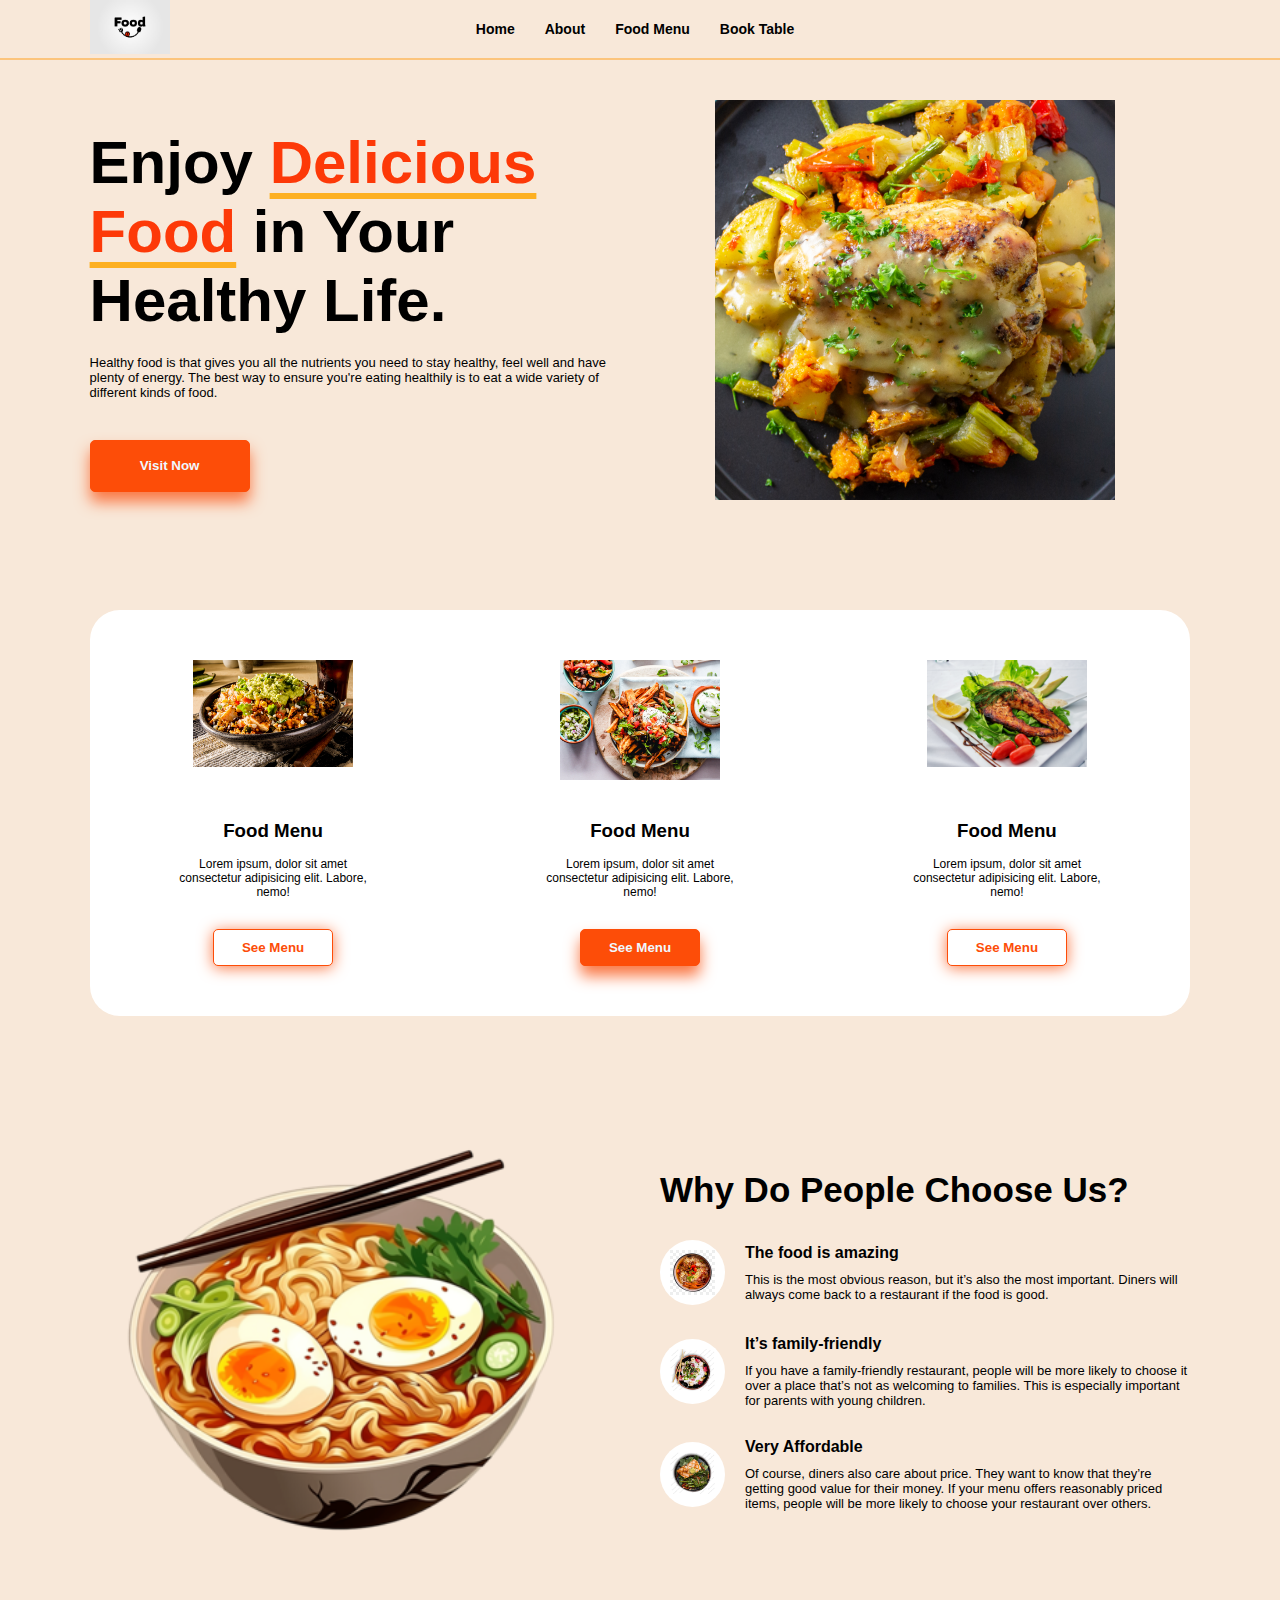
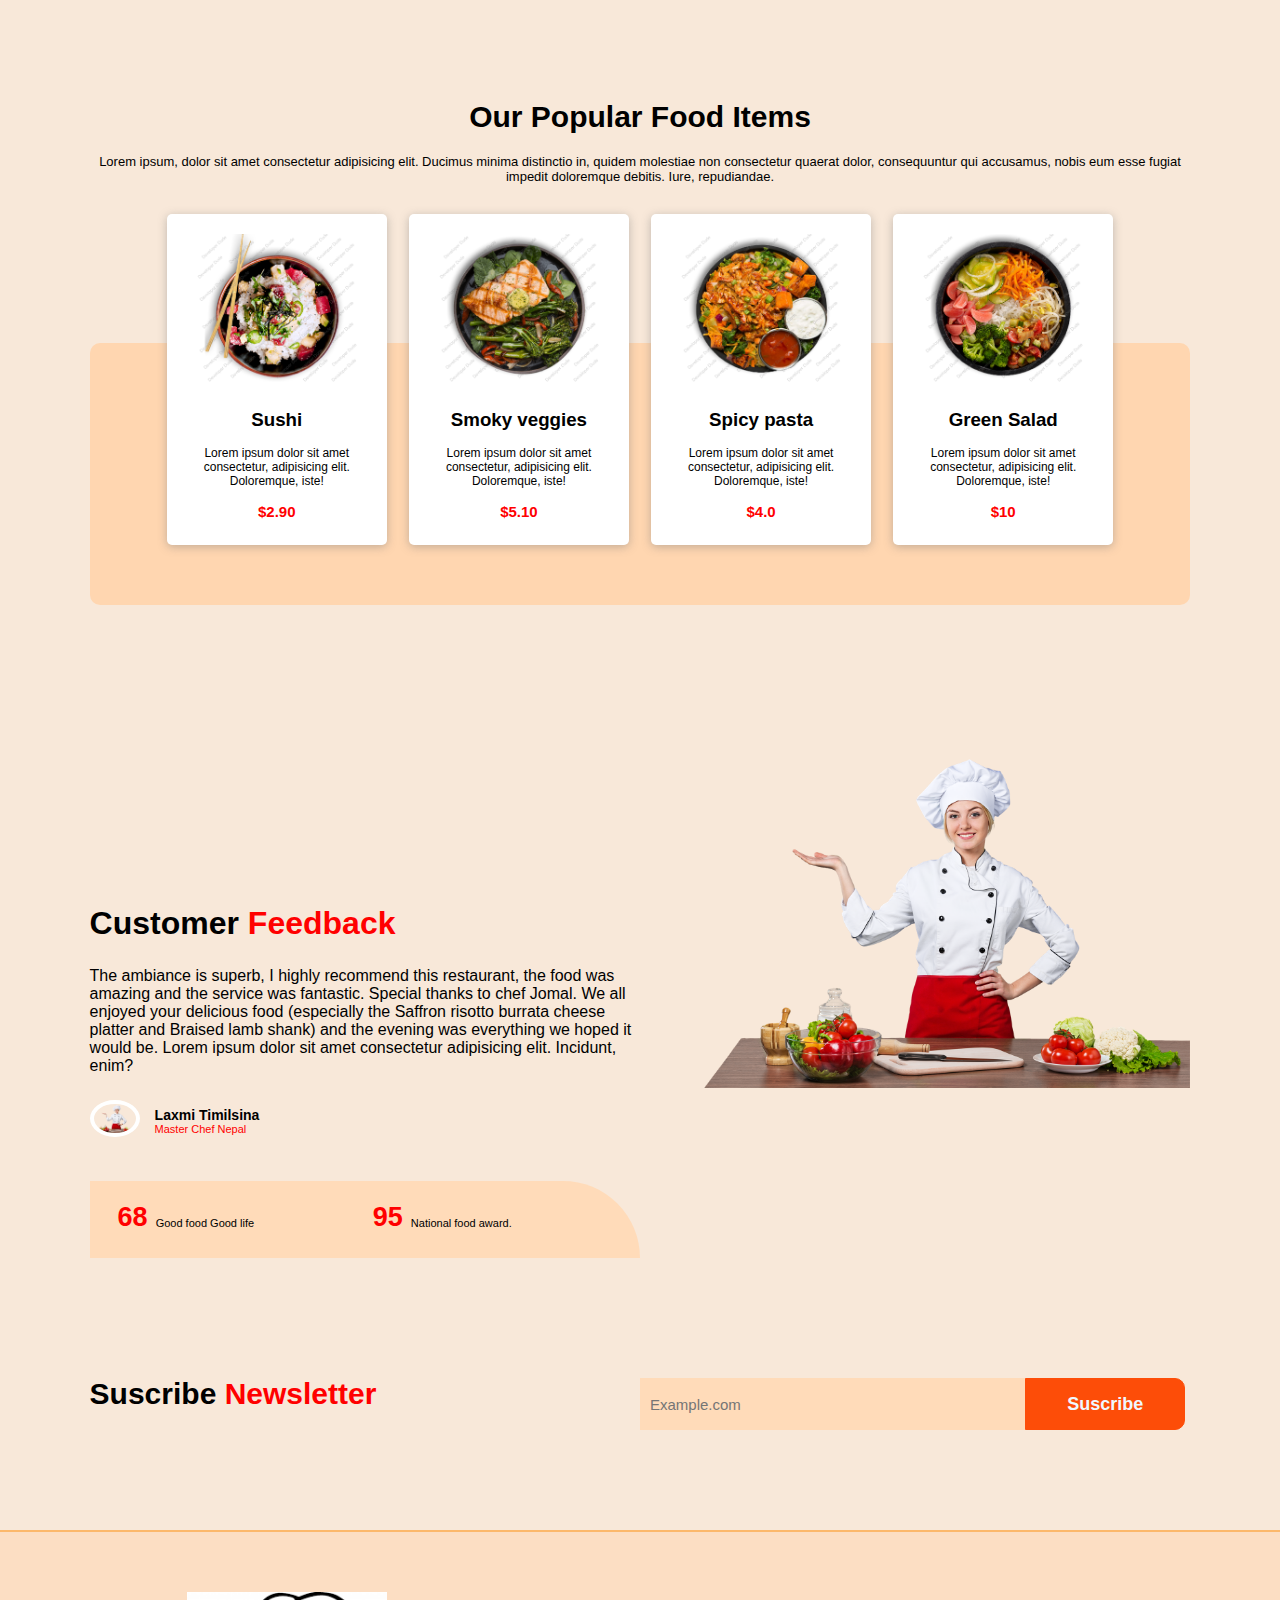
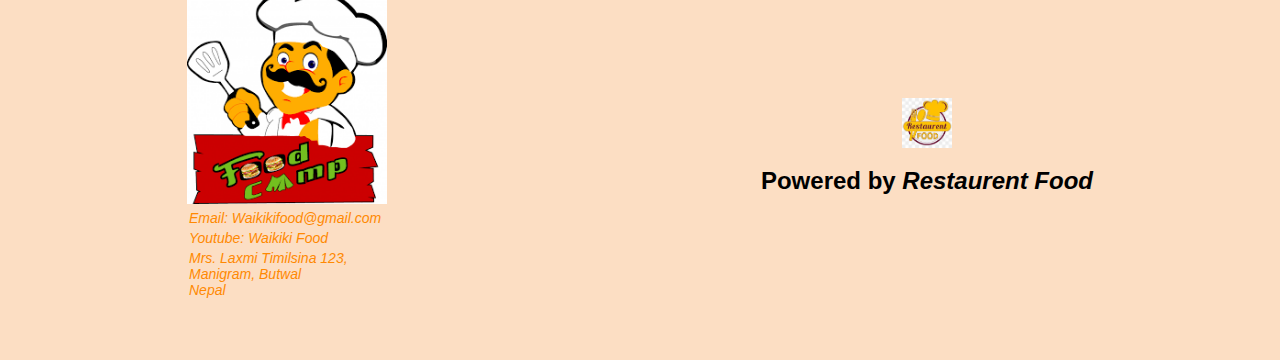
<file: index.html>
<!DOCTYPE html>
<html lang="en">
  <head>
    <link rel="stylesheet" href="style.css" />
    <link rel="shortcut icon" href="./images/icon.png" type="image/x-icon" />
    <link
      rel="stylesheet"
      href="https://cdnjs.cloudflare.com/ajax/libs/font-awesome/6.5.0/css/all.min.css"
      integrity="sha512-Avb2QiuDEEvB4bZJYdft2mNjVShBftLdPG8FJ0V7irTLQ8Uo0qcPxh4Plq7G5tGm0rU+1SPhVotteLpBERwTkw=="
      crossorigin="anonymous"
      referrerpolicy="no-referrer"
    />
    <meta charset="UTF-8" />
    <meta name="viewport" content="width=device-width, initial-scale=1.0" />
    <title>Waikiki street food</title>
  </head>
  <body>
    <!-- header start -->
    <header>
      <div class="header">
        <div class="headerbar">
          <div class="account">
            <ul>
              <a href="">
                <li><i class="fa-solid fa-house-chimney"></i></li
              ></a>
              <a href="#">
                <li>
                  <i
                    class="fa-solid fa-magnifying-glass searchicon"
                    id="searchicon1"
                  ></i></li
              ></a>
              <div class="search" id="searchinput1">
                <input type="search" />
                <i class="fa-solid fa-magnifying-glass srchicon"></i>
              </div>
              <a href=""
                ><li><i class="fa-solid fa-user" id="user-mb"></i></li
              ></a>
            </ul>
          </div>
          <div class="nav">
            <ul>
              <a href="../"><li>Home</li></a>
              <a href="../about/about.html"><li>About</li></a>
              <a href=""><li>Food Menu</li></a>
              <a href=""><li>Book Table</li></a>
            </ul>
          </div>
        </div>
        <div class="logo">
        
          <img width="100" src="/images/logoo.jpg" alt="" />
        </div>
        <div class="bar">
          <i class="fa-solid fa-bars"></i>
          <i class="fa-solid fa-xmark" id="hdcross"></i>
        </div>
        <div class="nav">
          <ul>
            <a href="#"><li>Home</li></a>
            <a href="about/about.html"><li>About</li></a>
            <a href="#"><li>Food Menu</li></a>
            <a href="#"><li>Book Table</li></a>
          </ul>
        </div>
        <div class="account">
          <ul>
            <a href="#"
              ><li><i class="fa-solid fa-house-chimney"></i></li
            ></a>
            <a href="#"
              ><li>
                <i
                  class="fa-solid fa-magnifying-glass searchicon"
                  id="searchicon2"
                ></i></li
            ></a>
            <div class="search" id="searchinput2">
              <input type="search" />
              <i class="fa-solid fa-magnifying-glass srchicon"></i>
            </div>
            <a href="#">
              <li><i class="fa-solid fa-user" id="user-lap"></i></li>
            </a>
          </ul>
        </div>
      </div>
    </header>
    <!-- header end  -->
<!-- home start -->
    <div class="home">
      <div class="main_slide">
        <div>
          <h1>Enjoy <span>Delicious Food</span> in Your Healthy Life.</h1>
          <p>
            Healthy food is that gives you all the nutrients you need to stay
            healthy, feel well and have plenty of energy. The best way to ensure
            you're eating healthily is to eat a wide variety of different kinds
            of food.
          </p>
          <button class="red_btn">
            Visit Now <i class="fa-solid fa-arrow-right-long"></i>
          </button>
        </div>
        <div><img width="100" src="images/pasta.jpg" alt="" /></div>
      </div>
      <div class="food-items">
        <div class="item">
          <div>
            <img width="100" src="images/grill.jpg" alt="food item" />
          </div>
          <h3>Food Menu</h3>
          <p>
            Lorem ipsum, dolor sit amet consectetur adipisicing elit. Labore,
            nemo!
          </p>
          <button class="white_btn">See Menu</button>
        </div>
        <div class="item">
          <div>
            <img
              width="100"
              src="images/pexels-ella-olsson-1640772.jpg"
              alt="food item"
            />
          </div>
          <h3>Food Menu</h3>
          <p>
            Lorem ipsum, dolor sit amet consectetur adipisicing elit. Labore,
            nemo!
          </p>
          <button class="red_btn">See Menu</button>
        </div>
        <div class="item">
          <div>
            <img src="images/f.jpg" alt="food item" />
          </div>
          <h3>Food Menu</h3>
          <p>
            Lorem ipsum, dolor sit amet consectetur adipisicing elit. Labore,
            nemo!
          </p>
          <button class="white_btn">See Menu</button>
        </div>
      </div>

      <div class="main_slide2">
        <div class="foodimg">
          <img src="images/egg.png" alt="" />
        </div>
        <div class="question">
          <div>
            <h2>Why Do People Choose Us?</h2>
          </div>
          <div>
            <div class="q-ans">
              <div><img src="images/png.jpg" alt="" /></div>
              <div>
                <h4>The food is amazing</h4>
                <p>
                  This is the most obvious reason, but it’s also the most
                  important. Diners will always come back to a restaurant if the
                  food is good.
                </p>
              </div>
            </div>
            <div class="q-ans">
              <div><img src="images/plate1.png" alt="" /></div>
              <div>
                <h4>It’s family-friendly</h4>
                <p>
                  If you have a family-friendly restaurant, people will be more
                  likely to choose it over a place that’s not as welcoming to
                  families. This is especially important for parents with young
                  children.
                </p>
              </div>
            </div>
            <div class="q-ans">
              <div><img src="images/plate2.png" alt="" /></div>
              <div>
                <h4>Very Affordable</h4>
                <p>
                  Of course, diners also care about price. They want to know
                  that they’re getting good value for their money. If your menu
                  offers reasonably priced items, people will be more likely to
                  choose your restaurant over others.
                </p>
              </div>
            </div>
          </div>
        </div>
      </div>
      <div class="main_slide3">
        <div class="fav-head">
          <h3>Our Popular Food Items</h3>
          <p>
            Lorem ipsum, dolor sit amet consectetur adipisicing elit. Ducimus
            minima distinctio in, quidem molestiae non consectetur quaerat
            dolor, consequuntur qui accusamus, nobis eum esse fugiat impedit
            doloremque debitis. Iure, repudiandae.
          </p>
        </div>
        <div class="fav-food">
          <div class="item">
            <div>
              <img src="images/plate1.png" alt="" />
            </div>
            <h3>Sushi</h3>
            <p>
              Lorem ipsum dolor sit amet consectetur, adipisicing elit.
              Doloremque, iste!
            </p>
            <p class="fav-price">$2.90</p>
          </div>
          <div class="item">
            <div>
              <img src="images/plate2.png" alt="" />
            </div>
            <h3>Smoky veggies</h3>
            <p>
              Lorem ipsum dolor sit amet consectetur, adipisicing elit.
              Doloremque, iste!
            </p>
            <p class="fav-price">$5.10</p>
          </div>
          <div class="item">
            <div>
              <img src="images/plate3.png" alt="" />
            </div>
            <h3>Spicy pasta</h3>
            <p>
              Lorem ipsum dolor sit amet consectetur, adipisicing elit.
              Doloremque, iste!
            </p>
            <p class="fav-price">$4.0</p>
          </div>
          <div class="item">
            <div>
              <img src="images/plate4 (2).png" alt="" />
            </div>
            <h3>Green Salad</h3>
            <p>
              Lorem ipsum dolor sit amet consectetur, adipisicing elit.
              Doloremque, iste!
            </p>
            <p class="fav-price">$10</p>
          </div>
        </div>
        <div class="dsgn"></div>
      </div>

      <div class="main_slide4">
        <div class="chef-feed">
          <h2>Customer <span style="color: red">Feedback</span></h2>
          <p>
            The ambiance is superb, I highly recommend this restaurant, the food
            was amazing and the service was fantastic. Special thanks to chef
            Jomal. We all enjoyed your delicious food (especially the Saffron
            risotto burrata cheese platter and Braised lamb shank) and the
            evening was everything we hoped it would be. Lorem ipsum dolor sit
            amet consectetur adipisicing elit. Incidunt, enim?
          </p>
          <div class="chef-detail">
            <div>
              <img width="100" src="images/chef.png" alt="" />
            </div>
            <div>
              <h6>Laxmi Timilsina</h6>
              <p>Master Chef Nepal</p>
            </div>
          </div>
          <div class="chef-vic">
            <div>
              <i class="fa-solid fa-hand-peace"></i>
              <h4>68</h4>
              <p>Good food Good life</p>
            </div>
            <div>
              <i class="fa-solid fa-trophy"></i>
              <h4>95</h4>
              <p>National food award.</p>
            </div>
          </div>
        </div>
        <div class="chef">
          <img width="100" src="images/chef.png" alt="">
        </div>
      </div>
      <div class="letter">
        <div class="letter-head">
          <h2>Suscribe <span>Newsletter</span></h2>
        </div>
        <div class="letter-input">
          <div>
            <input type="email" placeholder="Example.com">
          </div>
          <button class="red_btn">Suscribe</button>
        </div>
      </div>
    </div>
    <!-- home end  -->

    <!-- footer start  -->
    <div class="footer">
      <div class="footer-1">
        <div class="logo">
          <img src="images/icon.png" alt="">
        </div>
        <div>
          <address>
            <p>Email: Waikikifood@gmail.com</p>
            <p>Youtube: Waikiki Food</p>
            <p>Mrs. Laxmi Timilsina 123,</br>Manigram, Butwal </br>Nepal</p>
          </address>
        </div>
      </div>
      <div class="footer-2">
        <img src="images/images.jpeg" alt="">
        <h2>Powered by <em>Restaurent Food</em> </h2>
      </div>
    </div>
    <!-- footer end -->
    <script src="app.js"></script>
  </body>
</html>
</file>
<file: style.css>
* {
  margin: 0;
  padding: 0;
  box-sizing: border-box;
  list-style: none;
  text-decoration: none;
  color: black;
  font-family: Verdana, Geneva, Tahoma, sans-serif;
}
.headerbar {
  display: none;
}
.searchicon {
  display: block;
}
.logo img {
  width:80px;
}
.bar {
  display: none;
}
.header {
  display: flex;
  justify-content: space-between;
  align-items: center;
  height: 60px;
  padding: 0 7vw;
  background-color: rgb(248, 232, 217);
  border-bottom: 2px solid rgb(252, 196, 124);
  box-shadow: 0 2px 20px rgb(253, 124, 124);
}
.header ul {
  display: flex;
  align-items: center;
}
.header ul li:hover {
  color: rgb(253, 57, 8);
}
.nav ul li {
  padding: 0 15px;
  font-size: 14px;
  font-weight: bold;
}
.account {
  flex: 0.1;
}
.account ul {
  display: flex;
  justify-content: end;
}
.account ul li {
  padding: 0 15px;
  font-size: 18px;
}
.bar i:hover {
  color: rgb(253, 57, 8);
}
.search {
  display: none;
  width: 200px;
  justify-content: center;
}
.search input {
  width: 100%;
  outline: none;
  border: none;
  padding: 5px;
}
.srchicon {
  background-color: rgb(255, 210, 210);
  display: block;
  padding: 4px 5px;
  cursor: pointer;
}

.home {
  background-color: rgb(248, 232, 217);
  padding: 0 7vw;
}

.main_slide {
  display: flex;
  align-items: center;
  flex-wrap: wrap-reverse;
}
.main_slide img {
  width: 400px;
  padding-bottom: 40px;
}
.main_slide div:nth-child(2) {
  flex: 1;
  display: flex;
  justify-content: center;
  padding-top: 40px;
}

.main_slide div:nth-child(1) {
  padding-top: 20px;
  flex: 1;
  font-size: 30px;
}

.main_slide div:nth-child(1) p {
  font-size: 13px;
  padding: 20px 0;
}

.main_slide div:nth-child(1) span {
  color: rgb(253, 57, 8);
  text-decoration: underline;
  text-underline-offset: 10px;
  text-decoration-color: rgb(253, 176, 34);
}
.red_btn{
  cursor:pointer;
  margin-top: 20px;
  width: 160px;
  font-weight: bold;
  color: aliceblue;
  line-height: 50px;
  background-color: rgb(253,77,8);
  border-radius: 5px;
  border: 1px solid rgb(253,77,8);
  box-shadow: 0 10px 15px rgb(250,120,69);
  transition: all 0.2s;
}

.red_btn i{
  color: white;
  transition: all 0.2s;
}

.red_btn:hover{
  background-color: white;
  box-shadow: 0 2px 15px rgb(250,120,69);
  border: 1px solid rgb(253,77,8);
  color: rgb(253,77,8);
}
 
.red_btn:hover i{
  color: rgb(253,77,8);
}

.food-items{
  margin: 70px 0;
  padding: 20px 0;
  background-color: white;
  border-radius: 30px;
  display: flex;
  justify-content: space-around;
  flex-wrap: wrap;
}
.item{
  width: 250px;
  padding: 30px;
  text-align: center;
}
.item div{
  height: 160px;
}
.item img{
  width: 160px;
  margin-bottom: 15px;
}
.item p{
  font-size: 12px;
  margin-top: 15px;
  margin-bottom: 10px;
}
.white_btn{
  cursor: pointer;
  margin-top: 20px;
  width: 160px;
  font-weight: bold;
  color: rgb(253,77,8);
  line-height: 50px;
  border: 1px solid rgb(253,77,8);
  background-color: white;
  border-radius: 5px;
  box-shadow: 0 2px 15px rgb(250,120,69);
  transition: all 0.2s;
}
.white_btn:hover{
  color: white;
  background-color: rgb(253,77,8);
  box-shadow: 0 10px 15px rgb(250,120,69);
}
.item  .red_btn, .item .white_btn{
  width: 120px;
line-height: 35px;}


.main_slide2{
  margin: 80px 0;
  display: flex;
  flex-wrap: wrap;
  justify-content: space-between;
  align-items: center;
  }
  .foodimg{
    flex:0.5;
  }
  .foodimg img{
    max-width: 500px;
    width: 45vw;
  }

  .question{
    flex: 0.5;
    flex-direction: column;
    margin-left: 40px;
  }

  .question h2{
    font-size: 35px;
    margin-bottom: 15px;
  }

  .q-ans{
    display: flex;
    justify-content: flex-start;
    align-items: center;
  padding: 15px 0;
  cursor: pointer;
  }
  .q-ans img{
    width: 45px;
  }

  .q-ans div:first-child{
    padding: 10px;
    border-radius: 50%;
    height: 65px;
    text-align: center;
    background-color: white;
    margin-right: 20px;
  }

  .q-ans div:nth-child(2){
    display: flex;
    flex-direction: column;
  }
  .q-ans div:nth-child(2) p{
    margin-top: 10px;
    font-size: 13px;
  }

  .main_slide3{
    display: flex;
    flex-direction: column;
    align-items: center;
    width: 100%;
    position: relative;
    z-index: 1;
    }
    .main_slide3.fav-head{
      text-align: center;
      width: 450px;
      margin-bottom: 30px;
    }
    .main_slide3 .fav-head h3{
      font-size: 30px;
      padding: 20px 0;
      text-align: center;
    }
    .main_slide3 .fav-head p{
      font-size: 13px;
      text-align: center;
    }
  
    .main_slide3 .fav-food{
      margin: 30px 0;
      display: flex;
      flex-wrap: wrap;
      justify-content: space-evenly;
      width: 90%;
    }
    .main_slide3 .fav-food .item{
      background-color: white;
      border-radius: 5px;
      margin-bottom: 30px;
      box-shadow: 0 2px 10px rgba(119,119,119,0.438);
      width: 220px;
      padding: 15px;
      padding-top: 20px;
      text-align: center;
      cursor: pointer;
    }
    .main_slide3 .fav-food .item div{
      height: 160px;
      margin-bottom: 15px;
    }
    .main_slide3 .fav-food .item img{
      width: 160px;
      margin-bottom: 15px;
    }
    .main_slide3 .fav-price{
      color: red;
      font-weight: bold;
      font-size: 15px;
    }
  
    .main_slide3 .dsgn{
      background-color: rgb(255,214,176);
      height: 50%;
      width: 100%;
      position: absolute;
      z-index: -1;
      bottom: 0;
      border-radius: 10px;
    }

.main_slide4{
  margin-top: 270px;
  display: flex;
  flex-wrap: wrap-reverse;
 
}
.main_slide4 .chef-feed{
  flex: 0.5;
  margin-top: 30px;
  }
  .main_slide4 .chef{
    flex: 0.5;
    text-align: right;
  }

  .main_slide4 .chef img{
    margin-top: -130px;
    width: 50vw;
    max-width: 490px;
  }
  .main_slide4 .chef-feed h2{
    font-size: 32px;
    margin-bottom: 25px;
  }
  .main_slide4 .chef-feed h4{
    font-size: 14px;
    line-height: 20px;
    margin-bottom: 5px;
  }
  .main_slide4 .chef-detail{
    margin-top: 20px;
    display: flex;
    margin: 25px 0;
    align-items: center;
  }

  .main_slide4 .chef-detail img{
    width: 50px;
    border-radius: 50%;
    margin-right: 15px;
    border: 4px solid white;
  }
  .main_slide4 .chef-detail h6{
    font-size: 14px;

  }
  .main_slide4 .chef-detail p{
    font-size: 11px;
    color: red;
  }
  .main_slide4 .chef-vic{
    display: flex;
    align-items: center;
    padding: 25px 20px;
    background-color: rgb(255,219,185);
    border-radius: 0 100px 0 0;
    margin-top: 40px;
    width: 100%;
  }
  .main_slide4 .chef-vic div{
    display: flex;
    align-items: center;
    margin-right: 20px;
    flex:0.5;
    height: 27px;
    overflow: hidden;
  }
  .main_slide4 .chef-vic div i,.main_slide4 .chef-vic div h4{
    font-size: 27px;
    margin-right: 8px;
  }

  .main_slide4 .chef-vic div h4{
    color: red;
  }
  .main_slide4 .chef-vic div p{
    font-size: 11px;
    padding-top: 8px;
    line-height: 13px;
  }
  .letter{
    display: flex;
    flex-wrap: wrap;
    justify-content: space-between;
    align-items: center;
    padding: 100px 0;
  }
  .letter-head{
    flex: 0.5;
  }
  .letter-head h2{
    font-size: 30px;
  }
  .letter-head span{
    color: red;
  }
  .letter-input{
    width:100%;
    margin-top: 20px;
    display: flex;
    flex: 0.5;
  }
  .letter-input div{
    width: 70%;
    display: flex;
    align-items: center;
    background-color: rgb(255,219,185);
  }
  .letter-input input{
    font-size: 15px;
    padding: 10px;
    outline: none;
    width: 100%;
    border: none;
    background-color: rgb(255,219,185);
  }

  .letter-input .red_btn{
    margin: 0;
    font-size: 18px;
    box-shadow: none;
    border-radius: 0 10px 10px 0;
  }
.footer{
  padding: 60px 0;
  border-top: 2px solid rgb(252,184,107);
  background-color: rgb(252,222,195);
  display: flex;
  flex-wrap: wrap;
  justify-content: space-around;
  align-items: center;
}
.footer-1 .logo img{
  width: 200px;
}
.footer-1 p{
  cursor: pointer;
  font-size: 14px;
  padding: 2px;
  color: rgb(255,137,2);
  }
  .footer-2{
    text-align: center;
    cursor: pointer;
  }
  .footer-2 h2{
    font-family: 'Franklin Gothic Medium', 'Arial Narrow', Arial, sans-serif;
  }
  .footer-2 img{
    width: 50px;
    margin-bottom: 15px;
  }

@media only screen and (max-width: 768px) {
  .header .nav,
  .header .account {
    display: none;
  }
  .search {
    width: 60vw;
  }
  .bar {
    display: block;
    cursor: pointer;
  }
  .headerbar {
    overflow: hidden;
    display: flex;
    flex-direction: column;
    position: fixed;
    top: 0;
    width: 100%;
    bottom: 0;
    right: -100%;
    transition: all 0.5s;
    background-color: rgb(252, 231, 216);
  }
  .headerbar .account,
  .headerbar .nav {
    display: block;
    font-size: 18px;
  }

  .bar .fa-xmark {
    display: none;
    top: 20px;
    right: 5w;
    position: absolute;
    font-size: 25px;
  }
  .headerbar .nav ul {
    flex-direction: column;
    margin-top: 10px;
    text-align: center;
  }
  .headerbar .nav li {
    width: 96vw;
    margin: 10px 0;
    padding: 15px 30px;
    box-shadow: 0 2px 15px rgb(252, 193, 169);
    font-size: 15px;
    margin-top: 5px;
  }
  .headerbar .account {
    line-height: 40px;
    margin-top: 60px;
    background-color: rgb(252, 210, 182);
    padding: 15px;
  }
  .headerbar .account ul {
    justify-content: space-between;
  }
  .foodimg{flex: 1;
    text-align: center;
    margin-bottom: 20px;
    }
    
    .foodimg img{
      width: 70vw;
    }
    
    .question{
      flex: 1;
      margin-top: 30px;
    }
    .question h2{
      font-size: 25px;
    }
    .q-ans div:nth-child(2) p{
      font-size: 11px;
    }
    .main_slide3{
      margin-top: 100px;
    }
    .main_slide3 .dsgn{
      height: 60%;
          }
          .main_slide3 .fav-head{
            width: 80%;
            margin-bottom: 20px;
          }
          .main_slide4{
            margin-top: 150px;
          }
          .main_slide4 .chef-feed{
            flex: 1;
          }
          .main_slide4 .chef{
            flex: 1;
            text-align: center;
            margin-bottom: 40px;
          }
          .main_slide4 .chef img{
            width: 80vw;
          }
          .letter-head h2{
            font-size: 20px;
          }
          .letter-input input{
            font-size: 12px;
            padding: 15px;
            width: 50vw;
          }
          .letter-input .red_btn{
            line-height: 40px;
            width: 120px;
            font-size: 12px;
          }

          .footer .footer-1 div{
            margin: 0;
          }
          .footer div{
            margin-bottom: 40px;
          }
}





@media only screen and (max-width:550px){
  .main_slide div:nth-child(1){
    font-size: 18px;
  }
  .main_slide div:nth-child(1) p{
padding-top: 5px;
margin: 10px;
font-size: 11px;
  }
  .red_btn{
    margin-top: 10px;
    width: 120px;
    line-height: 30px;
    font-size: 12px;
    padding:0 10px;
  }

  .main_slide div:nth-child(1) span{
    text-underline-offset: 5px;
  }
  .main_slide div:nth-child(2) img{
    width: 70vw;
  }
.food-items{
  padding: 10px 0;
  }
  .item{
    width: 60%;
    padding: 30px 5px;
  }
  .item h3{
    font-size: 20px;
    margin-bottom: 5px;
  }

  .main_slide3 .fav-head{
    width: 100%;

  }
  .main_slide3 .fav-head h3{
    font-size: 25px;
  }
  .main_slide3 .fav-head p{
    font-size: 11px;
      }
      .main_slide3 .dsgn{
        display: none;
      }
.main_slide4 .chef-vic div p{
  display: none;
}
.letter{
  justify-content: center;
}
.letter-head{
  flex: 1;
  text-align: center;
}
.footer div:last-child{
  margin-bottom:0;
}
.footer{
  padding-bottom: 25px;
}
.footer-2 h2{
  font-size: 20px;
}
}
</file>
